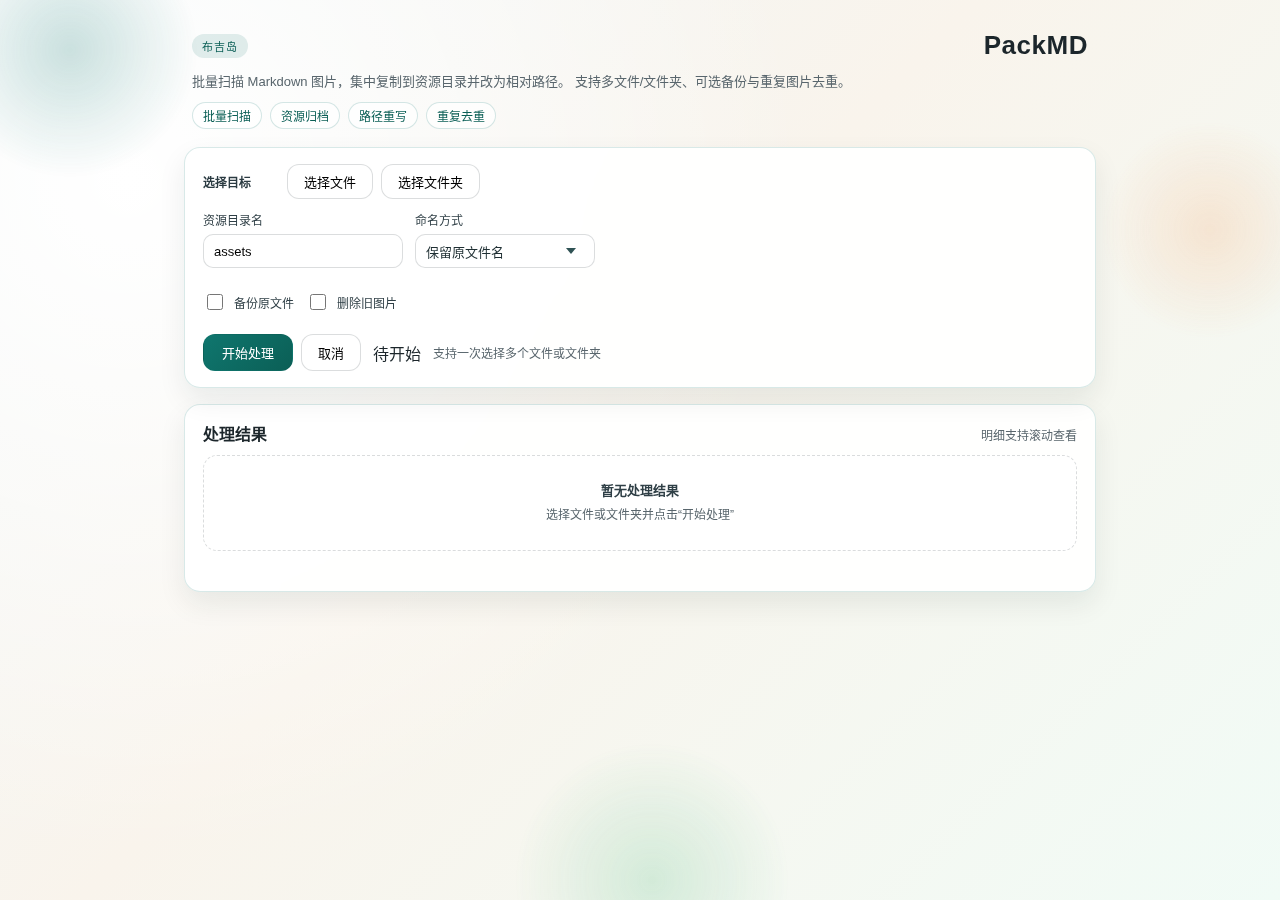
<file: packmd/index.html>
<!DOCTYPE html>
<html lang="zh-CN">
  <head>
    <meta charset="UTF-8" />
    <title>PackMD - Markdown 图片打包</title>
    <meta name="viewport" content="width=device-width, initial-scale=1.0" />
    <link rel="stylesheet" href="index.css" />
  </head>
  <body>
    <div class="bg">
      <span class="orb orb-1"></span>
      <span class="orb orb-2"></span>
      <span class="orb orb-3"></span>
    </div>

    <div id="app" class="app">
      <header class="hero">
        <div class="hero-top">
          <span class="badge">布吉岛</span>
          <h1>PackMD</h1>
        </div>
        <div class="hero-main">
          <p>
            批量扫描 Markdown 图片，集中复制到资源目录并改为相对路径。
            支持多文件/文件夹、可选备份与重复图片去重。
          </p>
          <div class="hero-chips">
            <span>批量扫描</span>
            <span>资源归档</span>
            <span>路径重写</span>
            <span>重复去重</span>
          </div>
        </div>
      </header>

      <section class="panel controls">
        <div class="row row-select">
          <div class="label">选择目标</div>
          <div class="button-group">
            <button id="btn-select-files" class="btn">选择文件</button>
            <button id="btn-select-folders" class="btn ghost">选择文件夹</button>
          </div>
          <div id="selected-path-wrap" class="path-chip-wrap hidden">
            <div id="selected-path" class="path-chip"></div>
            <button id="clear-path" class="path-clear" title="清除">×</button>
          </div>
        </div>
        <div class="row row-inputs row-inputs-main">
          <label class="field assets-field">
            <span>资源目录名</span>
            <div class="assets-input-wrap">
              <input id="assets-dir" type="text" value="assets" />
              <button id="assets-clear" class="assets-clear" type="button" title="清空">×</button>
            </div>
          </label>
          <label class="field naming-mode-field">
            <span>命名方式</span>
            <div id="naming-dropdown" class="dropdown">
              <button
                type="button"
                class="dropdown-trigger"
                aria-haspopup="listbox"
                aria-expanded="false"
              >
                <span class="dropdown-value">保留原文件名</span>
                <span class="dropdown-arrow"></span>
              </button>
              <div class="dropdown-panel" role="listbox">
                <button type="button" class="dropdown-item" data-value="original">
                  保留原文件名
                </button>
                <button type="button" class="dropdown-item" data-value="sequence">
                  递增序号
                </button>
                <button type="button" class="dropdown-item" data-value="prefix">
                  前缀+序号
                </button>
                <button type="button" class="dropdown-item" data-value="fixed">
                  固定名称
                </button>
                <button type="button" class="dropdown-item" data-value="hash">
                  哈希命名
                </button>
                <button type="button" class="dropdown-item" data-value="date">
                  日期时间
                </button>
                <button type="button" class="dropdown-item" data-value="uuid">
                  UUID
                </button>
              </div>
            </div>
            <select id="naming-mode" class="native-select" aria-hidden="true" tabindex="-1">
              <option value="original">保留原文件名</option>
              <option value="sequence">递增序号</option>
              <option value="prefix">前缀+序号</option>
              <option value="fixed">固定名称</option>
              <option value="hash">哈希命名</option>
              <option value="date">日期时间</option>
              <option value="uuid">UUID</option>
            </select>
          </label>
          <label class="field naming-extra naming-prefix">
            <span id="naming-prefix-label">前缀 / 固定名</span>
            <input id="naming-prefix" type="text" value="img" placeholder="如: cover" />
          </label>
          <label class="field naming-extra naming-start">
            <span>起始序号</span>
            <input id="naming-start" type="number" min="1" value="1" />
          </label>
        </div>
        <div class="row row-inputs">
          <label class="field checkbox">
            <input id="backup-enabled" type="checkbox" />
            <span>备份原文件</span>
          </label>
          <label class="field checkbox">
            <input id="delete-old" type="checkbox" />
            <span>删除旧图片</span>
          </label>
        </div>
        <div class="row row-run">
          <div class="button-group">
            <button id="btn-run" class="btn primary">开始处理</button>
            <button id="btn-cancel" class="btn ghost">取消</button>
          </div>
          <div class="progress">
            <div id="progress-bar" class="progress-bar"></div>
            <span id="progress-text" class="progress-text">待开始</span>
          </div>
          <span class="hint">支持一次选择多个文件或文件夹</span>
        </div>
      </section>

      <section class="panel result">
        <div class="result-header">
          <h2>处理结果</h2>
          <span class="result-tip">明细支持滚动查看</span>
        </div>
        <div id="empty-state" class="empty-state">
          <div class="empty-title">暂无处理结果</div>
          <div class="empty-desc">选择文件或文件夹并点击“开始处理”</div>
        </div>
        <div id="summary" class="summary"></div>
        <div id="details" class="details"></div>
      </section>
    </div>

    <script src="index.js"></script>
  </body>
</html>
</file>
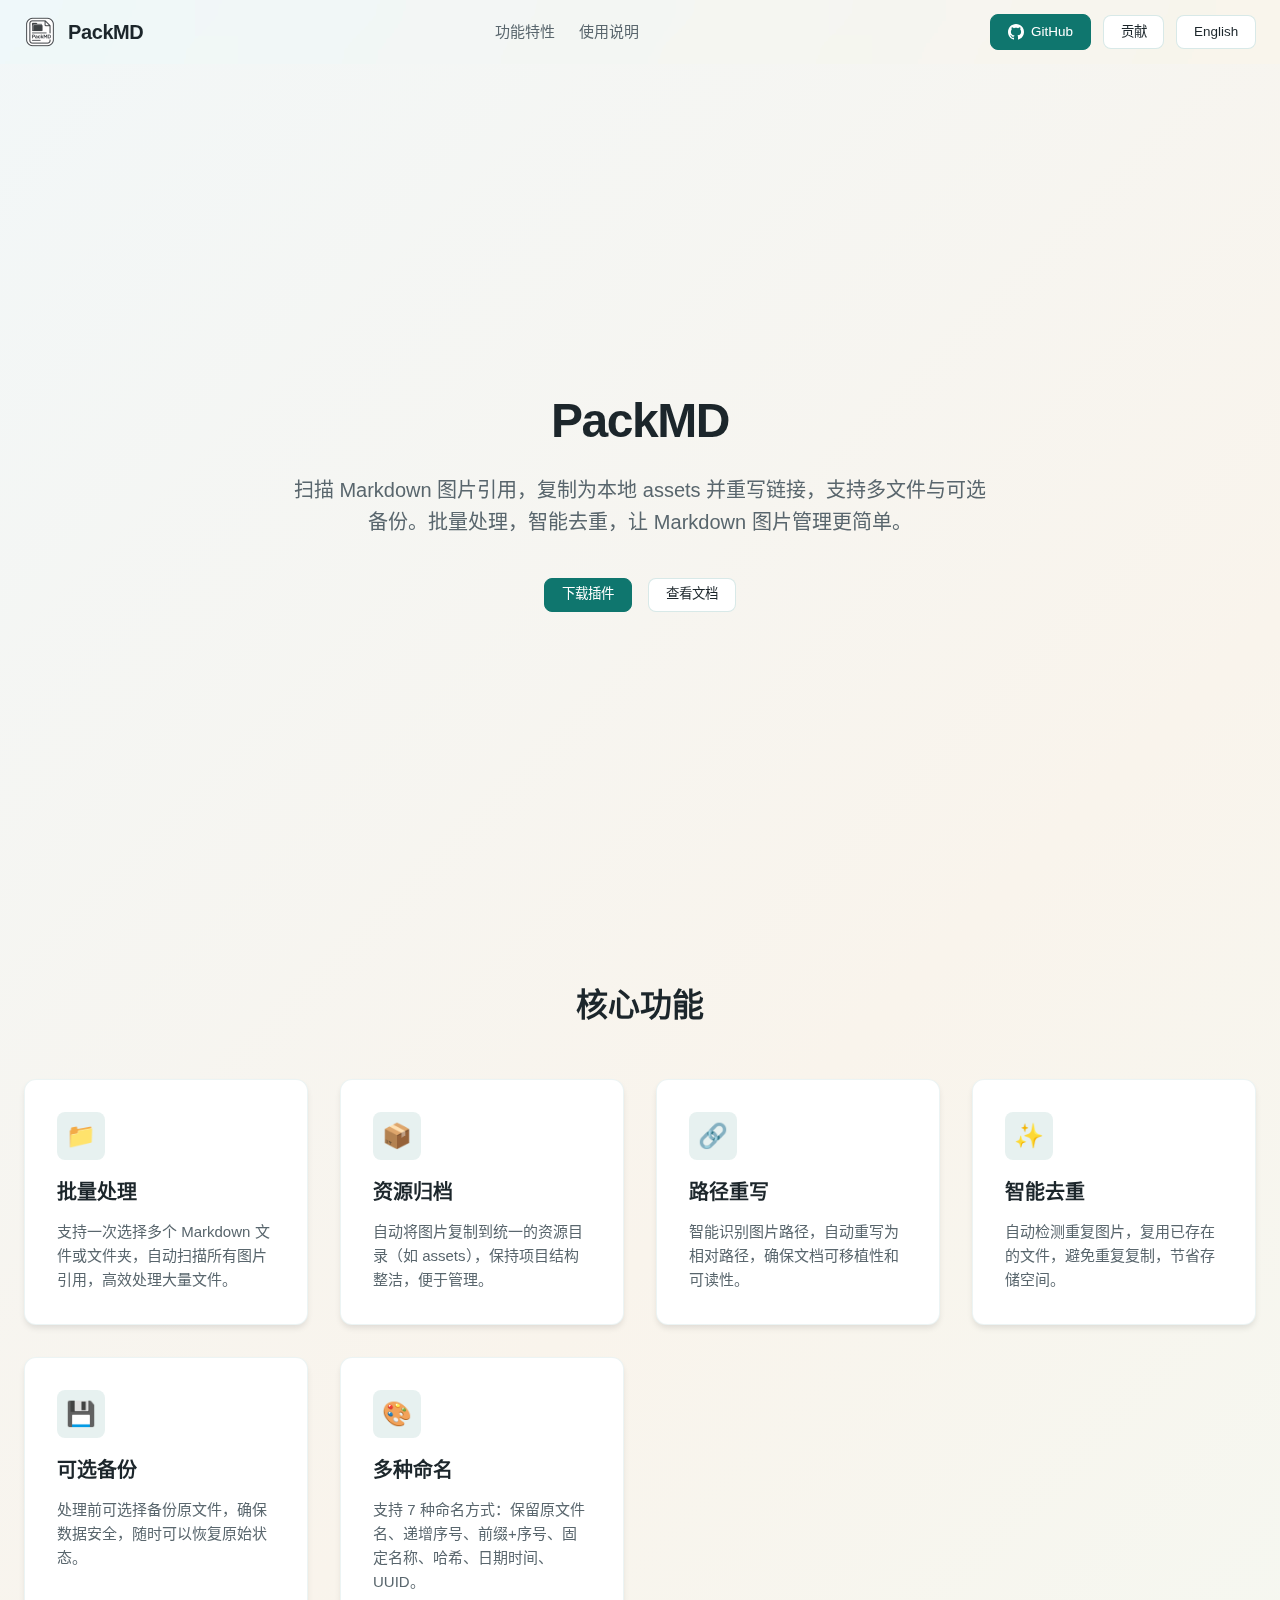
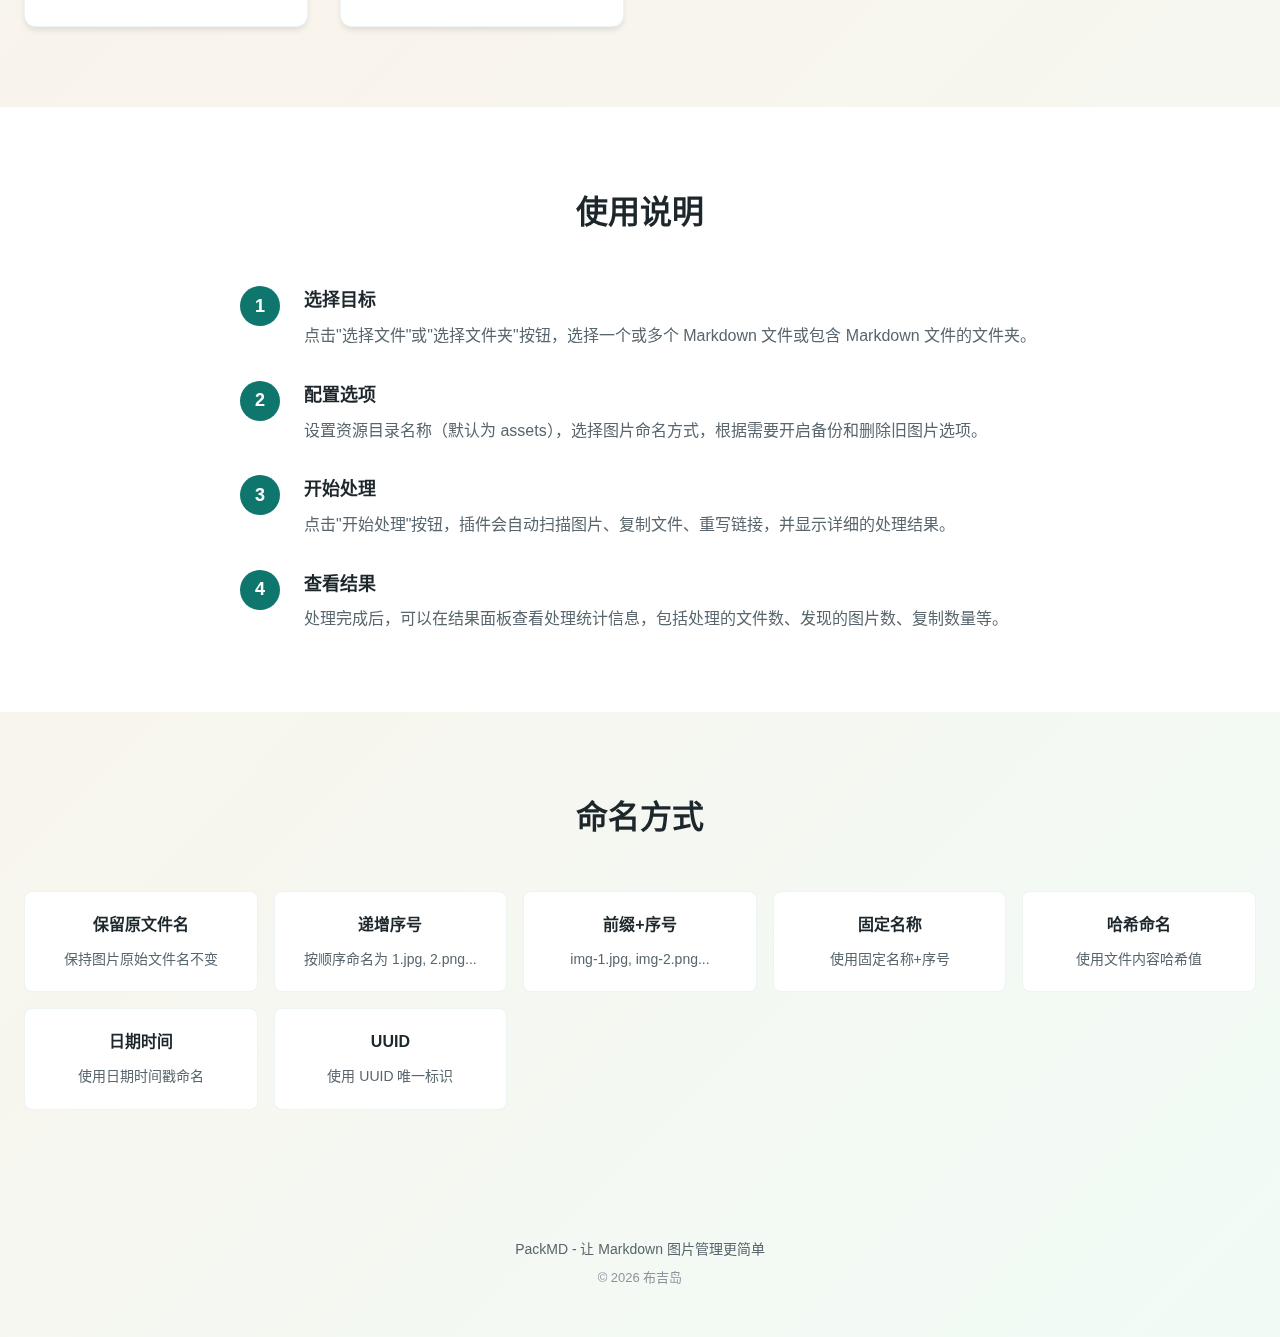
<file: site/index.html>
<!DOCTYPE html>
<html lang="zh-CN">
<head>
  <meta charset="UTF-8">
  <meta name="viewport" content="width=device-width, initial-scale=1.0">
  
  <!-- Primary Meta Tags -->
  <title>PackMD - Markdown 图片打包工具 | uTools 插件 | 批量处理图片资源</title>
  <meta name="title" content="PackMD - Markdown 图片打包工具 | uTools 插件">
  <meta name="description" content="PackMD 是一款强大的 uTools 插件，用于批量扫描 Markdown 文件中的图片引用，自动复制到本地 assets 目录并重写链接。支持多文件处理、智能去重、可选备份、7种命名方式，让 Markdown 图片管理更简单高效。">
  <meta name="keywords" content="PackMD, Markdown, 图片打包, uTools插件, Markdown图片管理, 图片资源归档, 批量处理图片, Markdown工具, 图片路径重写, 图片去重, assets目录, 文档工具">
  <meta name="author" content="布吉岛">
  <meta name="robots" content="index, follow">
  <meta name="language" content="Chinese">
  <meta name="revisit-after" content="7 days">
  <meta name="theme-color" content="#0f766e">
  
  <!-- Canonical URL -->
  <link rel="canonical" href="https://packmd.itkdm.com/">
  
  <!-- Alternate Languages -->
  <link rel="alternate" hreflang="zh-CN" href="https://packmd.itkdm.com/">
  <link rel="alternate" hreflang="en" href="https://packmd.itkdm.com/">
  <link rel="alternate" hreflang="x-default" href="https://packmd.itkdm.com/">
  
  <!-- Sitemap -->
  <link rel="sitemap" type="application/xml" href="https://packmd.itkdm.com/sitemap.xml">
  
  <!-- Favicon -->
  <link rel="icon" type="image/png" href="./logo.png">
  <link rel="apple-touch-icon" href="./logo.png">
  
  <!-- Open Graph / Facebook -->
  <meta property="og:type" content="website">
  <meta property="og:url" content="https://packmd.itkdm.com/">
  <meta property="og:title" content="PackMD - Markdown 图片打包工具 | uTools 插件">
  <meta property="og:description" content="PackMD 是一款强大的 uTools 插件，用于批量扫描 Markdown 文件中的图片引用，自动复制到本地 assets 目录并重写链接。支持多文件处理、智能去重、可选备份、7种命名方式。">
  <meta property="og:image" content="https://packmd.itkdm.com/logo.png">
  <meta property="og:image:width" content="1200">
  <meta property="og:image:height" content="630">
  <meta property="og:image:alt" content="PackMD Logo">
  <meta property="og:site_name" content="PackMD">
  <meta property="og:locale" content="zh_CN">
  <meta property="og:locale:alternate" content="en_US">
  
  <!-- Twitter Card -->
  <meta name="twitter:card" content="summary_large_image">
  <meta name="twitter:url" content="https://packmd.itkdm.com/">
  <meta name="twitter:title" content="PackMD - Markdown 图片打包工具 | uTools 插件">
  <meta name="twitter:description" content="PackMD 是一款强大的 uTools 插件，用于批量扫描 Markdown 文件中的图片引用，自动复制到本地 assets 目录并重写链接。支持多文件处理、智能去重、可选备份、7种命名方式。">
  <meta name="twitter:image" content="https://packmd.itkdm.com/logo.png">
  <meta name="twitter:image:alt" content="PackMD Logo">
  <meta name="twitter:creator" content="@itkdm">
  
  <!-- Additional Meta Tags -->
  <meta name="application-name" content="PackMD">
  <meta name="apple-mobile-web-app-title" content="PackMD">
  <meta name="apple-mobile-web-app-capable" content="yes">
  <meta name="apple-mobile-web-app-status-bar-style" content="default">
  <meta name="format-detection" content="telephone=no">
  <meta name="mobile-web-app-capable" content="yes">
  
  <!-- Structured Data (JSON-LD) -->
  <script type="application/ld+json">
  {
    "@context": "https://schema.org",
    "@type": "SoftwareApplication",
    "name": "PackMD",
    "applicationCategory": "DeveloperApplication",
    "operatingSystem": "Windows, macOS, Linux",
    "offers": {
      "@type": "Offer",
      "price": "0",
      "priceCurrency": "CNY"
    },
    "aggregateRating": {
      "@type": "AggregateRating",
      "ratingValue": "5",
      "ratingCount": "1"
    },
    "description": "PackMD 是一款强大的 uTools 插件，用于批量扫描 Markdown 文件中的图片引用，自动复制到本地 assets 目录并重写链接。支持多文件处理、智能去重、可选备份、7种命名方式，让 Markdown 图片管理更简单高效。",
    "url": "https://packmd.itkdm.com/",
    "author": {
      "@type": "Person",
      "name": "布吉岛"
    },
    "publisher": {
      "@type": "Organization",
      "name": "布吉岛"
    },
    "softwareVersion": "0.2.0",
    "datePublished": "2024-01-01",
    "dateModified": "2026-01-01",
    "keywords": "Markdown, 图片打包, uTools插件, 图片管理, 批量处理",
    "featureList": [
      "批量扫描 Markdown 文件",
      "自动复制图片到 assets 目录",
      "智能路径重写",
      "重复图片去重",
      "可选备份功能",
      "7种图片命名方式",
      "多文件/文件夹支持"
    ],
    "screenshot": "https://packmd.itkdm.com/logo.png",
    "downloadUrl": "https://github.com/itkdm/packmd/releases"
  }
  </script>
  
  <script type="application/ld+json">
  {
    "@context": "https://schema.org",
    "@type": "WebSite",
    "name": "PackMD",
    "url": "https://packmd.itkdm.com/",
    "description": "PackMD - Markdown 图片打包工具，批量处理图片资源，智能去重，支持多种命名方式",
    "inLanguage": ["zh-CN", "en"],
    "potentialAction": {
      "@type": "SearchAction",
      "target": "https://packmd.itkdm.com/?q={search_term_string}",
      "query-input": "required name=search_term_string"
    }
  }
  </script>
  
  <script type="application/ld+json">
  {
    "@context": "https://schema.org",
    "@type": "Organization",
    "name": "PackMD",
    "url": "https://packmd.itkdm.com/",
    "logo": "https://packmd.itkdm.com/logo.png",
    "sameAs": [
      "https://github.com/itkdm/packmd"
    ]
  }
  </script>
  
  <style>
    * { 
      margin: 0; 
      padding: 0; 
      box-sizing: border-box; 
    }
    
    :root {
      --primary: #0f766e;
      --primary-hover: #0b5f56;
      --bg: #f2f7f8;
      --bg-gradient: linear-gradient(135deg, #f2f7f8 0%, #f9f4ec 45%, #f1fbf6 100%);
      --surface: #ffffff;
      --border: rgba(15, 118, 110, 0.16);
      --border-light: rgba(15, 118, 110, 0.08);
      --text-primary: #1c262b;
      --text-secondary: #59666d;
      --text-tertiary: #8b949e;
      --accent: #0f766e;
      --shadow-sm: 0 1px 2px 0 rgba(0, 0, 0, 0.05);
      --shadow-md: 0 4px 6px -1px rgba(0, 0, 0, 0.1);
      --shadow-lg: 0 12px 28px rgba(15, 34, 41, 0.08);
      --radius: 0.75rem;
      --radius-sm: 0.5rem;
    }
    
    body {
      font-family: "HarmonyOS Sans SC", "Noto Sans SC", "Source Han Sans SC", "PingFang SC", "Microsoft YaHei", -apple-system, BlinkMacSystemFont, 'Segoe UI', sans-serif;
      background: var(--bg-gradient);
      color: var(--text-primary);
      line-height: 1.6;
      min-height: 100vh;
      -webkit-font-smoothing: antialiased;
      -moz-osx-font-smoothing: grayscale;
    }
    
    /* ============================================
       顶部导航栏
       ============================================ */
    .nav-header {
      position: sticky;
      top: 0;
      background: transparent;
      backdrop-filter: blur(20px) saturate(180%);
      -webkit-backdrop-filter: blur(20px) saturate(180%);
      z-index: 100;
    }
    
    .nav-container {
      max-width: 1280px;
      margin: 0 auto;
      padding: 0 24px;
      height: 64px;
      display: flex;
      align-items: center;
      justify-content: space-between;
    }
    
    .nav-brand {
      display: flex;
      align-items: center;
      gap: 0.75rem;
      font-size: 1.25rem;
      font-weight: 700;
      color: var(--text-primary);
      text-decoration: none;
      letter-spacing: -0.02em;
    }
    
    .nav-logo {
      height: 32px;
      width: 32px;
      border-radius: 8px;
      object-fit: contain;
    }
    
    .nav-links {
      display: flex;
      align-items: center;
      gap: 1.5rem;
    }
    
    .nav-link {
      color: var(--text-secondary);
      text-decoration: none;
      font-size: 0.9375rem;
      font-weight: 500;
      transition: color 0.2s;
    }
    
    .nav-link:hover {
      color: var(--text-primary);
    }
    
    .nav-actions {
      display: flex;
      align-items: center;
      gap: 0.75rem;
    }
    
    .btn {
      padding: 0.55rem 1.05rem;
      border-radius: var(--radius-sm);
      font-size: 0.84rem;
      font-weight: 500;
      cursor: pointer;
      text-decoration: none;
      display: inline-flex;
      align-items: center;
      gap: 0.45rem;
      border: 1px solid transparent;
      line-height: 1.1;
      transition: all 0.2s;
    }
    
    .btn-primary {
      background: var(--primary);
      color: white;
      border-color: var(--primary);
    }
    
    .btn-primary:hover {
      background: var(--primary-hover);
      border-color: var(--primary-hover);
    }
    
    .btn-secondary {
      background: var(--surface);
      color: var(--text-primary);
      border: 1px solid var(--border);
    }
    
    .btn-secondary:hover {
      background: var(--bg);
      border-color: var(--primary);
      color: var(--primary);
    }
    
    .lang-btn {
      min-width: 78px;
    }
    
    /* ============================================
       Hero区域
       ============================================ */
    .hero {
      max-width: 1280px;
      margin: 0 auto;
      padding: 120px 24px 80px;
      text-align: center;
      min-height: calc(100vh - 64px);
      display: flex;
      flex-direction: column;
      align-items: center;
      justify-content: center;
    }
    
    .hero h1 {
      font-size: 3rem;
      font-weight: 700;
      line-height: 1.2;
      color: var(--text-primary);
      margin-bottom: 1.5rem;
      letter-spacing: -0.03em;
    }
    
    .hero p {
      font-size: 1.25rem;
      line-height: 1.6;
      color: var(--text-secondary);
      margin-bottom: 2.5rem;
      max-width: 700px;
    }
    
    .hero-actions {
      display: flex;
      gap: 1rem;
      justify-content: center;
      flex-wrap: wrap;
    }
    
    /* ============================================
       功能特性区域
       ============================================ */
    .features {
      max-width: 1280px;
      margin: 0 auto;
      padding: 80px 24px;
    }
    
    .section-title {
      text-align: center;
      font-size: 2rem;
      font-weight: 700;
      color: var(--text-primary);
      margin-bottom: 3rem;
    }
    
    .features-grid {
      display: grid;
      grid-template-columns: repeat(auto-fit, minmax(280px, 1fr));
      gap: 2rem;
    }
    
    .feature-card {
      background: var(--surface);
      padding: 2rem;
      border-radius: var(--radius);
      border: 1px solid var(--border-light);
      box-shadow: var(--shadow-md);
      transition: transform 0.2s, box-shadow 0.2s;
    }
    
    .feature-card:hover {
      transform: translateY(-4px);
      box-shadow: var(--shadow-lg);
    }
    
    .feature-icon {
      width: 48px;
      height: 48px;
      background: rgba(15, 118, 110, 0.1);
      border-radius: var(--radius-sm);
      display: flex;
      align-items: center;
      justify-content: center;
      margin-bottom: 1rem;
      font-size: 1.5rem;
    }
    
    .feature-card h3 {
      font-size: 1.25rem;
      font-weight: 600;
      color: var(--text-primary);
      margin-bottom: 0.75rem;
    }
    
    .feature-card p {
      color: var(--text-secondary);
      font-size: 0.9375rem;
      line-height: 1.6;
    }
    
    /* ============================================
       使用说明区域
       ============================================ */
    .usage {
      max-width: 1280px;
      margin: 0 auto;
      padding: 80px 24px;
      background: var(--surface);
    }
    
    .usage-content {
      max-width: 800px;
      margin: 0 auto;
    }
    
    .usage-steps {
      display: flex;
      flex-direction: column;
      gap: 2rem;
      margin-top: 2rem;
    }
    
    .usage-step {
      display: flex;
      gap: 1.5rem;
      align-items: flex-start;
    }
    
    .step-number {
      flex-shrink: 0;
      width: 40px;
      height: 40px;
      background: var(--primary);
      color: white;
      border-radius: 50%;
      display: flex;
      align-items: center;
      justify-content: center;
      font-weight: 600;
      font-size: 1.125rem;
    }
    
    .step-content h3 {
      font-size: 1.125rem;
      font-weight: 600;
      color: var(--text-primary);
      margin-bottom: 0.5rem;
    }
    
    .step-content p {
      color: var(--text-secondary);
      line-height: 1.6;
    }
    
    /* ============================================
       命名方式说明
       ============================================ */
    .naming-modes {
      max-width: 1280px;
      margin: 0 auto;
      padding: 80px 24px;
    }
    
    .modes-grid {
      display: grid;
      grid-template-columns: repeat(auto-fit, minmax(200px, 1fr));
      gap: 1rem;
      margin-top: 2rem;
    }
    
    .mode-item {
      background: var(--surface);
      padding: 1.25rem;
      border-radius: var(--radius-sm);
      border: 1px solid var(--border-light);
      text-align: center;
    }
    
    .mode-item strong {
      display: block;
      color: var(--text-primary);
      font-weight: 600;
      margin-bottom: 0.5rem;
    }
    
    .mode-item span {
      color: var(--text-secondary);
      font-size: 0.875rem;
    }
    
    /* ============================================
       Footer
       ============================================ */
    .footer {
      background: transparent;
      padding: 3rem 24px;
      text-align: center;
      color: var(--text-secondary);
      font-size: 0.875rem;
    }
    
    /* ============================================
       响应式设计
       ============================================ */
    @media (max-width: 768px) {
      .nav-container {
        padding: 0 16px;
        height: auto;
        min-height: 64px;
        flex-wrap: wrap;
        padding-top: 12px;
        padding-bottom: 12px;
      }
      
      .nav-links {
        display: none;
      }
      
      .hero {
        padding: 80px 16px 48px;
        min-height: calc(100vh - 64px);
      }
      
      .hero h1 {
        font-size: 2rem;
      }
      
      .hero p {
        font-size: 1.125rem;
      }
      
      .features,
      .usage,
      .naming-modes {
        padding: 48px 16px;
      }
      
      .section-title {
        font-size: 1.75rem;
      }
      
      .features-grid {
        grid-template-columns: 1fr;
      }
      
      .usage-step {
        flex-direction: column;
        gap: 1rem;
      }
    }
    
    @media (max-width: 480px) {
      .hero {
        padding: 60px 16px 40px;
      }
      
      .hero h1 {
        font-size: 1.75rem;
      }
      
      .hero p {
        font-size: 1rem;
      }
      
      .btn {
        padding: 0.5rem 1rem;
        font-size: 0.8125rem;
      }
    }
  </style>
</head>
<body>
  <!-- 顶部导航栏 -->
  <nav class="nav-header">
    <div class="nav-container">
      <a href="./index.html" class="nav-brand">
        <img src="./logo.png" alt="PackMD Logo" class="nav-logo" />
        <span>PackMD</span>
      </a>
      
      <div class="nav-links">
        <a href="#features" class="nav-link" data-i18n="nav.features">功能特性</a>
        <a href="#usage" class="nav-link" data-i18n="nav.usage">使用说明</a>
      </div>
      
      <div class="nav-actions">
        <a href="https://github.com/itkdm/packmd" class="btn btn-primary" target="_blank" rel="noopener">
          <svg width="16" height="16" viewBox="0 0 24 24" fill="currentColor">
            <path d="M12 0c-6.626 0-12 5.373-12 12 0 5.302 3.438 9.8 8.207 11.387.599.111.793-.261.793-.577v-2.234c-3.338.726-4.033-1.416-4.033-1.416-.546-1.387-1.333-1.756-1.333-1.756-1.089-.745.083-.729.083-.729 1.205.084 1.839 1.237 1.839 1.237 1.07 1.834 2.807 1.304 3.492.997.107-.775.418-1.305.762-1.604-2.665-.305-5.467-1.334-5.467-5.931 0-1.311.469-2.381 1.236-3.221-.124-.303-.535-1.524.117-3.176 0 0 1.008-.322 3.301 1.23.957-.266 1.983-.399 3.003-.404 1.02.005 2.047.138 3.006.404 2.291-1.552 3.297-1.23 3.297-1.23.653 1.653.242 2.874.118 3.176.77.84 1.235 1.911 1.235 3.221 0 4.609-2.807 5.624-5.479 5.921.43.372.823 1.102.823 2.222v3.293c0 .319.192.694.801.576 4.765-1.589 8.199-6.086 8.199-11.386 0-6.627-5.373-12-12-12z"/>
          </svg>
          GitHub
        </a>
        <a href="https://github.com/itkdm/packmd/issues" class="btn btn-secondary" target="_blank" rel="noopener" data-i18n="nav.contribute">贡献</a>
        <button id="langToggle" class="btn btn-secondary lang-btn" type="button" data-i18n="nav.lang">English</button>
      </div>
    </div>
  </nav>
  
  <!-- Hero区域 -->
  <section class="hero">
    <h1 data-i18n="hero.title">PackMD</h1>
    <p data-i18n="hero.desc">扫描 Markdown 图片引用，复制为本地 assets 并重写链接，支持多文件与可选备份。批量处理，智能去重，让 Markdown 图片管理更简单。</p>
    <div class="hero-actions">
      <a href="https://github.com/itkdm/packmd/releases" class="btn btn-primary" data-i18n="hero.btn.download">下载插件</a>
      <a href="#usage" class="btn btn-secondary" data-i18n="hero.btn.docs">查看文档</a>
    </div>
  </section>

  <!-- 功能特性 -->
  <section id="features" class="features">
    <h2 class="section-title" data-i18n="features.title">核心功能</h2>
    <div class="features-grid">
      <div class="feature-card">
        <div class="feature-icon">📁</div>
        <h3 data-i18n="features.batch.title">批量处理</h3>
        <p data-i18n="features.batch.desc">支持一次选择多个 Markdown 文件或文件夹，自动扫描所有图片引用，高效处理大量文件。</p>
      </div>
      
      <div class="feature-card">
        <div class="feature-icon">📦</div>
        <h3 data-i18n="features.archive.title">资源归档</h3>
        <p data-i18n="features.archive.desc">自动将图片复制到统一的资源目录（如 assets），保持项目结构整洁，便于管理。</p>
      </div>
      
      <div class="feature-card">
        <div class="feature-icon">🔗</div>
        <h3 data-i18n="features.rewrite.title">路径重写</h3>
        <p data-i18n="features.rewrite.desc">智能识别图片路径，自动重写为相对路径，确保文档可移植性和可读性。</p>
      </div>
      
      <div class="feature-card">
        <div class="feature-icon">✨</div>
        <h3 data-i18n="features.dedup.title">智能去重</h3>
        <p data-i18n="features.dedup.desc">自动检测重复图片，复用已存在的文件，避免重复复制，节省存储空间。</p>
      </div>
      
      <div class="feature-card">
        <div class="feature-icon">💾</div>
        <h3 data-i18n="features.backup.title">可选备份</h3>
        <p data-i18n="features.backup.desc">处理前可选择备份原文件，确保数据安全，随时可以恢复原始状态。</p>
      </div>
      
      <div class="feature-card">
        <div class="feature-icon">🎨</div>
        <h3 data-i18n="features.naming.title">多种命名</h3>
        <p data-i18n="features.naming.desc">支持 7 种命名方式：保留原文件名、递增序号、前缀+序号、固定名称、哈希、日期时间、UUID。</p>
      </div>
    </div>
  </section>

  <!-- 使用说明 -->
  <section id="usage" class="usage">
    <div class="usage-content">
      <h2 class="section-title" data-i18n="usage.title">使用说明</h2>
      <div class="usage-steps">
        <div class="usage-step">
          <div class="step-number">1</div>
          <div class="step-content">
            <h3 data-i18n="usage.step1.title">选择目标</h3>
            <p data-i18n="usage.step1.desc">点击"选择文件"或"选择文件夹"按钮，选择一个或多个 Markdown 文件或包含 Markdown 文件的文件夹。</p>
          </div>
        </div>
        
        <div class="usage-step">
          <div class="step-number">2</div>
          <div class="step-content">
            <h3 data-i18n="usage.step2.title">配置选项</h3>
            <p data-i18n="usage.step2.desc">设置资源目录名称（默认为 assets），选择图片命名方式，根据需要开启备份和删除旧图片选项。</p>
          </div>
        </div>
        
        <div class="usage-step">
          <div class="step-number">3</div>
          <div class="step-content">
            <h3 data-i18n="usage.step3.title">开始处理</h3>
            <p data-i18n="usage.step3.desc">点击"开始处理"按钮，插件会自动扫描图片、复制文件、重写链接，并显示详细的处理结果。</p>
          </div>
        </div>
        
        <div class="usage-step">
          <div class="step-number">4</div>
          <div class="step-content">
            <h3 data-i18n="usage.step4.title">查看结果</h3>
            <p data-i18n="usage.step4.desc">处理完成后，可以在结果面板查看处理统计信息，包括处理的文件数、发现的图片数、复制数量等。</p>
          </div>
        </div>
      </div>
    </div>
  </section>

  <!-- 命名方式说明 -->
  <section class="naming-modes">
    <h2 class="section-title" data-i18n="naming.title">命名方式</h2>
    <div class="modes-grid">
      <div class="mode-item">
        <strong data-i18n="naming.original">保留原文件名</strong>
        <span data-i18n="naming.original.desc">保持图片原始文件名不变</span>
      </div>
      <div class="mode-item">
        <strong data-i18n="naming.sequence">递增序号</strong>
        <span data-i18n="naming.sequence.desc">按顺序命名为 1.jpg, 2.png...</span>
      </div>
      <div class="mode-item">
        <strong data-i18n="naming.prefix">前缀+序号</strong>
        <span data-i18n="naming.prefix.desc">img-1.jpg, img-2.png...</span>
      </div>
      <div class="mode-item">
        <strong data-i18n="naming.fixed">固定名称</strong>
        <span data-i18n="naming.fixed.desc">使用固定名称+序号</span>
      </div>
      <div class="mode-item">
        <strong data-i18n="naming.hash">哈希命名</strong>
        <span data-i18n="naming.hash.desc">使用文件内容哈希值</span>
      </div>
      <div class="mode-item">
        <strong data-i18n="naming.date">日期时间</strong>
        <span data-i18n="naming.date.desc">使用日期时间戳命名</span>
      </div>
      <div class="mode-item">
        <strong data-i18n="naming.uuid">UUID</strong>
        <span data-i18n="naming.uuid.desc">使用 UUID 唯一标识</span>
      </div>
    </div>
  </section>

  <!-- Footer -->
  <footer class="footer">
    <p data-i18n="footer.tagline">PackMD - 让 Markdown 图片管理更简单</p>
    <p style="margin-top: 0.5rem; font-size: 0.8125rem; color: var(--text-tertiary);">
      © 2026 布吉岛
    </p>
  </footer>

  <script>
    // 多语言翻译数据
    const translations = {
      zh: {
        'nav.features': '功能特性',
        'nav.usage': '使用说明',
        'nav.contribute': '贡献',
        'nav.lang': 'English',
        'hero.badge': 'uTools 插件',
        'hero.title': 'PackMD',
        'hero.desc': '扫描 Markdown 图片引用，复制为本地 assets 并重写链接，支持多文件与可选备份。批量处理，智能去重，让 Markdown 图片管理更简单。',
        'hero.chip.batch': '批量扫描',
        'hero.chip.archive': '资源归档',
        'hero.chip.rewrite': '路径重写',
        'hero.chip.dedup': '重复去重',
        'hero.chip.backup': '可选备份',
        'hero.chip.naming': '多种命名',
        'hero.btn.download': '下载插件',
        'hero.btn.docs': '查看文档',
        'features.title': '核心功能',
        'features.batch.title': '批量处理',
        'features.batch.desc': '支持一次选择多个 Markdown 文件或文件夹，自动扫描所有图片引用，高效处理大量文件。',
        'features.archive.title': '资源归档',
        'features.archive.desc': '自动将图片复制到统一的资源目录（如 assets），保持项目结构整洁，便于管理。',
        'features.rewrite.title': '路径重写',
        'features.rewrite.desc': '智能识别图片路径，自动重写为相对路径，确保文档可移植性和可读性。',
        'features.dedup.title': '智能去重',
        'features.dedup.desc': '自动检测重复图片，复用已存在的文件，避免重复复制，节省存储空间。',
        'features.backup.title': '可选备份',
        'features.backup.desc': '处理前可选择备份原文件，确保数据安全，随时可以恢复原始状态。',
        'features.naming.title': '多种命名',
        'features.naming.desc': '支持 7 种命名方式：保留原文件名、递增序号、前缀+序号、固定名称、哈希、日期时间、UUID。',
        'usage.title': '使用说明',
        'usage.step1.title': '选择目标',
        'usage.step1.desc': '点击"选择文件"或"选择文件夹"按钮，选择一个或多个 Markdown 文件或包含 Markdown 文件的文件夹。',
        'usage.step2.title': '配置选项',
        'usage.step2.desc': '设置资源目录名称（默认为 assets），选择图片命名方式，根据需要开启备份和删除旧图片选项。',
        'usage.step3.title': '开始处理',
        'usage.step3.desc': '点击"开始处理"按钮，插件会自动扫描图片、复制文件、重写链接，并显示详细的处理结果。',
        'usage.step4.title': '查看结果',
        'usage.step4.desc': '处理完成后，可以在结果面板查看处理统计信息，包括处理的文件数、发现的图片数、复制数量等。',
        'naming.title': '命名方式',
        'naming.original': '保留原文件名',
        'naming.original.desc': '保持图片原始文件名不变',
        'naming.sequence': '递增序号',
        'naming.sequence.desc': '按顺序命名为 1.jpg, 2.png...',
        'naming.prefix': '前缀+序号',
        'naming.prefix.desc': 'img-1.jpg, img-2.png...',
        'naming.fixed': '固定名称',
        'naming.fixed.desc': '使用固定名称+序号',
        'naming.hash': '哈希命名',
        'naming.hash.desc': '使用文件内容哈希值',
        'naming.date': '日期时间',
        'naming.date.desc': '使用日期时间戳命名',
        'naming.uuid': 'UUID',
        'naming.uuid.desc': '使用 UUID 唯一标识',
        'footer.tagline': 'PackMD - 让 Markdown 图片管理更简单'
      },
      en: {
        'nav.features': 'Features',
        'nav.usage': 'Usage',
        'nav.contribute': 'Contribute',
        'nav.lang': '中文',
        'hero.badge': 'uTools Plugin',
        'hero.title': 'PackMD',
        'hero.desc': 'Scan Markdown image references, copy them to local assets and rewrite links, supporting multiple files and optional backup. Batch processing, smart deduplication, making Markdown image management easier.',
        'hero.chip.batch': 'Batch Scan',
        'hero.chip.archive': 'Resource Archive',
        'hero.chip.rewrite': 'Path Rewrite',
        'hero.chip.dedup': 'Deduplication',
        'hero.chip.backup': 'Optional Backup',
        'hero.chip.naming': 'Multiple Naming',
        'hero.btn.download': 'Download',
        'hero.btn.docs': 'Documentation',
        'features.title': 'Core Features',
        'features.batch.title': 'Batch Processing',
        'features.batch.desc': 'Support selecting multiple Markdown files or folders at once, automatically scan all image references, efficiently process large numbers of files.',
        'features.archive.title': 'Resource Archive',
        'features.archive.desc': 'Automatically copy images to a unified resource directory (such as assets), keeping the project structure clean and easy to manage.',
        'features.rewrite.title': 'Path Rewrite',
        'features.rewrite.desc': 'Intelligently identify image paths, automatically rewrite to relative paths, ensuring document portability and readability.',
        'features.dedup.title': 'Smart Deduplication',
        'features.dedup.desc': 'Automatically detect duplicate images, reuse existing files, avoid duplicate copying, save storage space.',
        'features.backup.title': 'Optional Backup',
        'features.backup.desc': 'Choose to backup original files before processing, ensure data security, and restore original state at any time.',
        'features.naming.title': 'Multiple Naming',
        'features.naming.desc': 'Support 7 naming methods: keep original filename, incremental sequence, prefix + sequence, fixed name, hash, date-time, UUID.',
        'usage.title': 'Usage Guide',
        'usage.step1.title': 'Select Target',
        'usage.step1.desc': 'Click the "Select Files" or "Select Folders" button to select one or more Markdown files or folders containing Markdown files.',
        'usage.step2.title': 'Configure Options',
        'usage.step2.desc': 'Set the resource directory name (default is assets), select image naming method, and enable backup and delete old images options as needed.',
        'usage.step3.title': 'Start Processing',
        'usage.step3.desc': 'Click the "Start Processing" button, the plugin will automatically scan images, copy files, rewrite links, and display detailed processing results.',
        'usage.step4.title': 'View Results',
        'usage.step4.desc': 'After processing is complete, you can view processing statistics in the results panel, including the number of files processed, images found, copies made, etc.',
        'naming.title': 'Naming Methods',
        'naming.original': 'Keep Original',
        'naming.original.desc': 'Keep the original filename unchanged',
        'naming.sequence': 'Incremental Sequence',
        'naming.sequence.desc': 'Name sequentially as 1.jpg, 2.png...',
        'naming.prefix': 'Prefix + Sequence',
        'naming.prefix.desc': 'img-1.jpg, img-2.png...',
        'naming.fixed': 'Fixed Name',
        'naming.fixed.desc': 'Use fixed name + sequence',
        'naming.hash': 'Hash Naming',
        'naming.hash.desc': 'Use file content hash value',
        'naming.date': 'Date Time',
        'naming.date.desc': 'Use date-time stamp naming',
        'naming.uuid': 'UUID',
        'naming.uuid.desc': 'Use UUID unique identifier',
        'footer.tagline': 'PackMD - Making Markdown Image Management Easier'
      }
    };

    // 当前语言
    let currentLang = localStorage.getItem('lang') || 'zh';

    // 翻译函数
    function t(key) {
      return translations[currentLang][key] || translations['zh'][key] || key;
    }

    // 更新页面文本
    function updatePageText() {
      document.querySelectorAll('[data-i18n]').forEach(el => {
        const key = el.getAttribute('data-i18n');
        const text = t(key);
        if (text) {
          if (el.tagName === 'INPUT' && el.type === 'button') {
            el.value = text;
          } else {
            el.textContent = text;
          }
        }
      });
    }

    // 初始化
    updatePageText();

    // 语言切换按钮
    document.getElementById('langToggle')?.addEventListener('click', function() {
      currentLang = currentLang === 'zh' ? 'en' : 'zh';
      localStorage.setItem('lang', currentLang);
      updatePageText();
    });
  </script>
</body>
</html>
</file>
<file: packmd/index.css>
:root {
  color-scheme: light;
  --bg-1: #f2f7f8;
  --bg-2: #f9f4ec;
  --bg-3: #f1fbf6;
  --surface: rgba(255, 255, 255, 0.92);
  --surface-strong: #ffffff;
  --text: #1c262b;
  --muted: #59666d;
  --accent: #0f766e;
  --accent-strong: #0b5f56;
  --border: rgba(15, 118, 110, 0.16);
  --shadow: 0 12px 28px rgba(15, 34, 41, 0.08);
}

* {
  box-sizing: border-box;
}

body {
  margin: 0;
  min-height: 100vh;
  font-family: "HarmonyOS Sans SC", "Noto Sans SC", "Source Han Sans SC",
    "PingFang SC", "Microsoft YaHei", sans-serif;
  color: var(--text);
  background: radial-gradient(circle at 10% 20%, #ffffff 0%, transparent 50%),
    linear-gradient(135deg, var(--bg-1) 0%, var(--bg-2) 45%, var(--bg-3) 100%);
}

.bg {
  position: fixed;
  inset: 0;
  overflow: hidden;
  pointer-events: none;
  z-index: 0;
}

.orb {
  position: absolute;
  border-radius: 999px;
  filter: blur(2px);
  opacity: 0.6;
  animation: float 12s ease-in-out infinite;
}

.orb-1 {
  width: 260px;
  height: 260px;
  background: radial-gradient(circle, rgba(15, 118, 110, 0.35), transparent 70%);
  top: -80px;
  left: -60px;
}

.orb-2 {
  width: 220px;
  height: 220px;
  background: radial-gradient(circle, rgba(246, 162, 98, 0.35), transparent 70%);
  top: 120px;
  right: -40px;
  animation-delay: 2s;
}

.orb-3 {
  width: 280px;
  height: 280px;
  background: radial-gradient(circle, rgba(60, 179, 113, 0.3), transparent 70%);
  bottom: -120px;
  left: 40%;
  animation-delay: 4s;
}

.app {
  position: relative;
  z-index: 1;
  padding: 22px 24px 30px;
  max-width: 960px;
  margin: 0 auto;
}

.hero {
  padding: 8px 8px 18px;
  animation: fadeUp 0.6s ease both;
}

.hero-top {
  display: flex;
  align-items: center;
  justify-content: space-between;
  gap: 12px;
  margin-bottom: 10px;
}

.badge {
  padding: 4px 10px;
  border-radius: 999px;
  font-size: 11px;
  letter-spacing: 0.08em;
  text-transform: uppercase;
  background: rgba(15, 118, 110, 0.12);
  color: var(--accent-strong);
}

.hero h1 {
  margin: 0;
  font-size: 26px;
  font-weight: 700;
  letter-spacing: 0.02em;
}

.hero-main {
  display: flex;
  flex-direction: column;
  gap: 10px;
}

.hero p {
  margin: 0;
  font-size: 13px;
  color: var(--muted);
  max-width: 700px;
  line-height: 1.65;
}

.hero-chips {
  display: flex;
  flex-wrap: wrap;
  gap: 8px;
}

.hero-chips span {
  padding: 4px 10px;
  border-radius: 999px;
  background: rgba(255, 255, 255, 0.7);
  border: 1px solid rgba(15, 118, 110, 0.18);
  font-size: 12px;
  color: var(--accent-strong);
}

.panel {
  background: var(--surface);
  border-radius: 16px;
  border: 1px solid var(--border);
  padding: 16px 18px;
  box-shadow: var(--shadow);
  backdrop-filter: blur(8px);
  animation: fadeUp 0.7s ease both;
}

.controls {
  margin-bottom: 16px;
  animation-delay: 0.05s;
  position: relative;
  z-index: 2;
}

.row {
  display: flex;
  align-items: center;
  gap: 12px;
  flex-wrap: wrap;
  margin-bottom: 12px;
}

.row:last-child {
  margin-bottom: 0;
}

.row-inputs-main {
  margin-top: 8px;
  margin-bottom: -6px;
}

.label {
  font-size: 12px;
  font-weight: 600;
  color: #2b3b42;
  min-width: 72px;
}

.button-group {
  display: flex;
  gap: 8px;
}

.path-chip {
  font-size: 12px;
  color: #1e3a3e;
  padding: 7px 12px;
  border-radius: 999px;
  border: 1px solid rgba(15, 118, 110, 0.22);
  background: linear-gradient(
    135deg,
    rgba(15, 118, 110, 0.1),
    rgba(255, 255, 255, 0.92)
  );
  box-shadow: 0 4px 10px rgba(15, 34, 41, 0.08);
  max-width: 460px;
  white-space: nowrap;
  overflow: hidden;
  text-overflow: ellipsis;
}

.path-chip-wrap {
  position: relative;
  display: inline-flex;
  align-items: center;
}

.path-clear {
  position: absolute;
  top: -6px;
  right: -6px;
  width: 16px;
  height: 16px;
  border-radius: 999px;
  border: none;
  background: rgba(30, 41, 59, 0.85);
  color: #fff;
  font-size: 12px;
  line-height: 16px;
  padding: 0;
  cursor: pointer;
  opacity: 0;
  transform: scale(0.9);
  transition: opacity 0.15s ease, transform 0.15s ease;
}

.path-chip-wrap:hover .path-clear {
  opacity: 1;
  transform: scale(1);
}

.field {
  display: flex;
  flex-direction: column;
  gap: 6px;
  font-size: 12px;
  color: #2f3f46;
  min-width: 190px;
}

.assets-field {
  width: 200px;
  flex: 0 0 200px;
  max-width: 200px;
  align-self: flex-start;
}

.assets-input-wrap {
  position: relative;
  display: flex;
  align-items: center;
}

.assets-input-wrap input {
  width: 100%;
  padding-right: 32px;
}

.assets-clear {
  position: absolute;
  right: 8px;
  width: 20px;
  height: 20px;
  border-radius: 999px;
  border: none;
  background: rgba(30, 41, 59, 0.85);
  color: #fff;
  font-size: 14px;
  line-height: 20px;
  padding: 0;
  cursor: pointer;
  opacity: 0;
  transform: scale(0.9);
  transition: opacity 0.15s ease, transform 0.15s ease;
}

.assets-input-wrap:hover .assets-clear,
.assets-clear:focus {
  opacity: 1;
  transform: scale(1);
}

.naming-mode-field {
  width: 220px;
  flex: 0 0 220px;
  max-width: 220px;
  align-self: flex-start;
}

.naming-mode-field .dropdown {
  width: auto;
}

.naming-mode-field .dropdown-trigger {
  width: 180px;
}

.naming-mode-field .dropdown-panel {
  width: 180px;
  right: auto;
}

.field input,
.field select {
  font-size: 13px;
  padding: 6px 10px;
  border-radius: 10px;
  border: 1px solid rgba(30, 42, 47, 0.16);
  background: #fff;
  transition: border 0.2s ease, box-shadow 0.2s ease;
}

.field input {
  min-height: 34px;
}

.field select {
  appearance: none;
  background-image: linear-gradient(45deg, transparent 50%, #2f5254 50%),
    linear-gradient(135deg, #2f5254 50%, transparent 50%),
    linear-gradient(to right, rgba(15, 118, 110, 0.12), rgba(255, 255, 255, 0));
  background-position: calc(100% - 18px) 50%, calc(100% - 12px) 50%,
    100% 0;
  background-size: 6px 6px, 6px 6px, 36px 100%;
  background-repeat: no-repeat;
  padding-right: 40px;
}

.native-select {
  display: none;
}

.dropdown {
  position: relative;
  width: 100%;
}

.naming-mode-field {
  max-width: 220px;
}

.naming-mode-field .dropdown {
  width: 100%;
  max-width: 200px;
}

.dropdown-trigger {
  width: 100%;
  min-height: 34px;
  border-radius: 10px;
  border: 1px solid rgba(30, 42, 47, 0.16);
  background: #fff;
  padding: 6px 16px 6px 10px;
  text-align: left;
  font-size: 13px;
  color: #1f2f33;
  cursor: pointer;
  transition: border 0.2s ease, box-shadow 0.2s ease;
  display: flex;
  align-items: center;
  justify-content: space-between;
  gap: 8px;
}

.dropdown-trigger:focus {
  outline: none;
  border-color: rgba(15, 118, 110, 0.6);
  box-shadow: 0 0 0 3px rgba(15, 118, 110, 0.12);
}

.dropdown-value {
  white-space: nowrap;
  overflow: hidden;
  text-overflow: ellipsis;
}

.dropdown-arrow {
  width: 0;
  height: 0;
  border-left: 5px solid transparent;
  border-right: 5px solid transparent;
  border-top: 6px solid #2f5254;
  transition: transform 0.2s ease;
  margin-right: 2px;
}

.dropdown.open .dropdown-arrow {
  transform: rotate(180deg);
}

.dropdown-panel {
  position: absolute;
  top: calc(100% + 6px);
  left: 0;
  right: 0;
  background: #ffffff;
  border-radius: 12px;
  border: 1px solid rgba(30, 42, 47, 0.12);
  box-shadow: 0 12px 24px rgba(15, 34, 41, 0.16);
  padding: 6px;
  display: none;
  max-height: 220px;
  overflow-y: auto;
  z-index: 20;
}

.dropdown.open .dropdown-panel {
  display: grid;
  gap: 4px;
}

.dropdown-item {
  border: none;
  background: transparent;
  text-align: left;
  padding: 7px 10px;
  border-radius: 10px;
  font-size: 13px;
  color: #1f2f33;
  cursor: pointer;
  transition: background 0.15s ease, color 0.15s ease;
}

.dropdown-item:hover,
.dropdown-item:focus {
  background: rgba(15, 118, 110, 0.12);
  color: #0b5f56;
  outline: none;
}

.dropdown-item.active {
  background: rgba(15, 118, 110, 0.16);
  color: #0b5f56;
  font-weight: 600;
}

.field input:focus,
.field select:focus {
  outline: none;
  border-color: rgba(15, 118, 110, 0.6);
  /* box-shadow: 0 0 0 3px rgba(15, 118, 110, 0.12); */
}

.field.checkbox {
  flex-direction: row;
  align-items: center;
  gap: 8px;
  min-width: auto;
  padding-top: 20px;
}

.field.checkbox input {
  width: 16px;
  height: 16px;
  accent-color: var(--accent);
  outline: none;
}

.field.checkbox input:focus-visible {
  box-shadow: 0 0 0 3px rgba(15, 118, 110, 0.18);
  border-radius: 4px;
}

.btn {
  border-radius: 12px;
  border: 1px solid rgba(30, 42, 47, 0.16);
  background: #ffffff;
  padding: 7px 16px;
  font-size: 13px;
  cursor: pointer;
  transition: box-shadow 0.15s ease, border-color 0.15s ease;
}

.btn:hover {
  box-shadow: 0 6px 16px rgba(15, 34, 41, 0.12);
  border-color: rgba(15, 118, 110, 0.35);
}

.btn:active {
  box-shadow: 0 3px 8px rgba(15, 34, 41, 0.14);
  border-color: rgba(15, 118, 110, 0.5);
}

.btn.primary {
  background: linear-gradient(135deg, #0f766e 0%, #0b5f56 100%);
  color: #fff;
  border-color: transparent;
  padding: 8px 18px;
}

.btn.ghost {
  background: rgba(255, 255, 255, 0.6);
}

.btn:disabled {
  opacity: 0.6;
  cursor: not-allowed;
  transform: none;
  box-shadow: none;
}

.hint {
  font-size: 12px;
  color: var(--muted);
}

.result {
  animation-delay: 0.1s;
  position: relative;
  z-index: 1;
}

.hidden {
  display: none !important;
}

.result-header {
  display: flex;
  align-items: baseline;
  justify-content: space-between;
  gap: 12px;
  margin-bottom: 10px;
}

.result h2 {
  font-size: 16px;
  margin: 0;
}

.result-tip {
  font-size: 12px;
  color: var(--muted);
}

.empty-state {
  display: grid;
  place-items: center;
  text-align: center;
  padding: 24px 16px 28px;
  border-radius: 14px;
  border: 1px dashed rgba(30, 42, 47, 0.16);
  background: rgba(255, 255, 255, 0.6);
  color: var(--muted);
  margin-bottom: 12px;
  gap: 6px;
}

.empty-icon {
  font-size: 20px;
}

.empty-title {
  font-size: 13px;
  font-weight: 600;
  color: #2f3f46;
}

.empty-desc {
  font-size: 12px;
}

.summary {
  font-size: 13px;
  display: grid;
  grid-template-columns: repeat(auto-fit, minmax(150px, 1fr));
  gap: 8px;
  margin-bottom: 12px;
}

.summary-item {
  background: var(--surface-strong);
  border-radius: 12px;
  padding: 8px 10px;
  border: 1px solid rgba(30, 42, 47, 0.08);
  line-height: 1.5;
  display: flex;
  justify-content: space-between;
  align-items: center;
  gap: 8px;
}

.summary-item .label {
  font-size: 12px;
  color: var(--muted);
  white-space: nowrap;
}

.summary-item .value {
  font-weight: 600;
  color: #24333a;
}

.summary-item .value.bad {
  color: #d33b2e;
}

.summary-item .value.good {
  color: #1f8f5f;
}

.summary-single {
  grid-template-columns: repeat(auto-fit, minmax(180px, 1fr));
}

.details {
  max-height: 280px;
  overflow: auto;
  font-size: 12px;
  padding-right: 4px;
}

.file-result {
  background: var(--surface-strong);
  border-radius: 14px;
  padding: 10px 12px;
  margin-bottom: 8px;
  border: 1px solid rgba(30, 42, 47, 0.08);
  box-shadow: 0 6px 14px rgba(15, 34, 41, 0.06);
  animation: fadeUp 0.4s ease both;
}

.file-head {
  display: flex;
  align-items: center;
  justify-content: space-between;
  gap: 12px;
  margin-bottom: 6px;
}

.file-path {
  font-weight: 600;
  font-size: 12.5px;
  color: #24333a;
  flex: 1;
  min-width: 0;
  white-space: nowrap;
  overflow: hidden;
  text-overflow: ellipsis;
}

.file-kpi {
  display: flex;
  gap: 6px;
  flex-wrap: wrap;
  justify-content: flex-end;
}

.file-kpi span {
  background: rgba(15, 118, 110, 0.1);
  color: var(--accent-strong);
  padding: 3px 8px;
  border-radius: 999px;
  font-size: 11px;
}

.file-status {
  font-size: 11px;
  font-weight: 600;
  padding: 3px 8px;
  border-radius: 999px;
  border: 1px solid transparent;
  white-space: nowrap;
}

.file-status.ok {
  background: rgba(31, 143, 95, 0.12);
  color: #1f8f5f;
  border-color: rgba(31, 143, 95, 0.3);
}

.file-status.bad {
  background: rgba(211, 59, 46, 0.12);
  color: #d33b2e;
  border-color: rgba(211, 59, 46, 0.3);
}

.file-stats {
  color: #556269;
  line-height: 1.6;
  display: flex;
  flex-wrap: wrap;
  gap: 10px;
}

.file-stats span {
  white-space: nowrap;
}

.file-errors {
  margin-top: 6px;
  color: #b12a1c;
}

.file-errors ul {
  margin: 4px 0 0;
  padding-left: 16px;
}

@media (max-width: 720px) {
  .app {
    padding: 18px 14px 24px;
  }

  .row {
    align-items: flex-start;
  }

  .label {
    min-width: auto;
  }

  .field {
    min-width: 100%;
  }

  .assets-field,
  .naming-mode-field {
    flex: 1 1 100%;
    max-width: 100%;
  }

  .field.checkbox {
    padding-top: 0;
  }

  .result-header {
    flex-direction: column;
    align-items: flex-start;
  }

  .path-chip {
    max-width: 100%;
  }

  .summary {
    grid-template-columns: repeat(auto-fit, minmax(140px, 1fr));
  }

  .hero-top {
    flex-direction: column;
    align-items: flex-start;
  }

  .file-head {
    flex-direction: column;
    align-items: flex-start;
  }

  .file-kpi {
    justify-content: flex-start;
  }
}

@keyframes fadeUp {
  from {
    opacity: 0;
    transform: translateY(12px);
  }
  to {
    opacity: 1;
    transform: translateY(0);
  }
}

@keyframes float {
  0%,
  100% {
    transform: translateY(0);
  }
  50% {
    transform: translateY(12px);
  }
}
</file>
